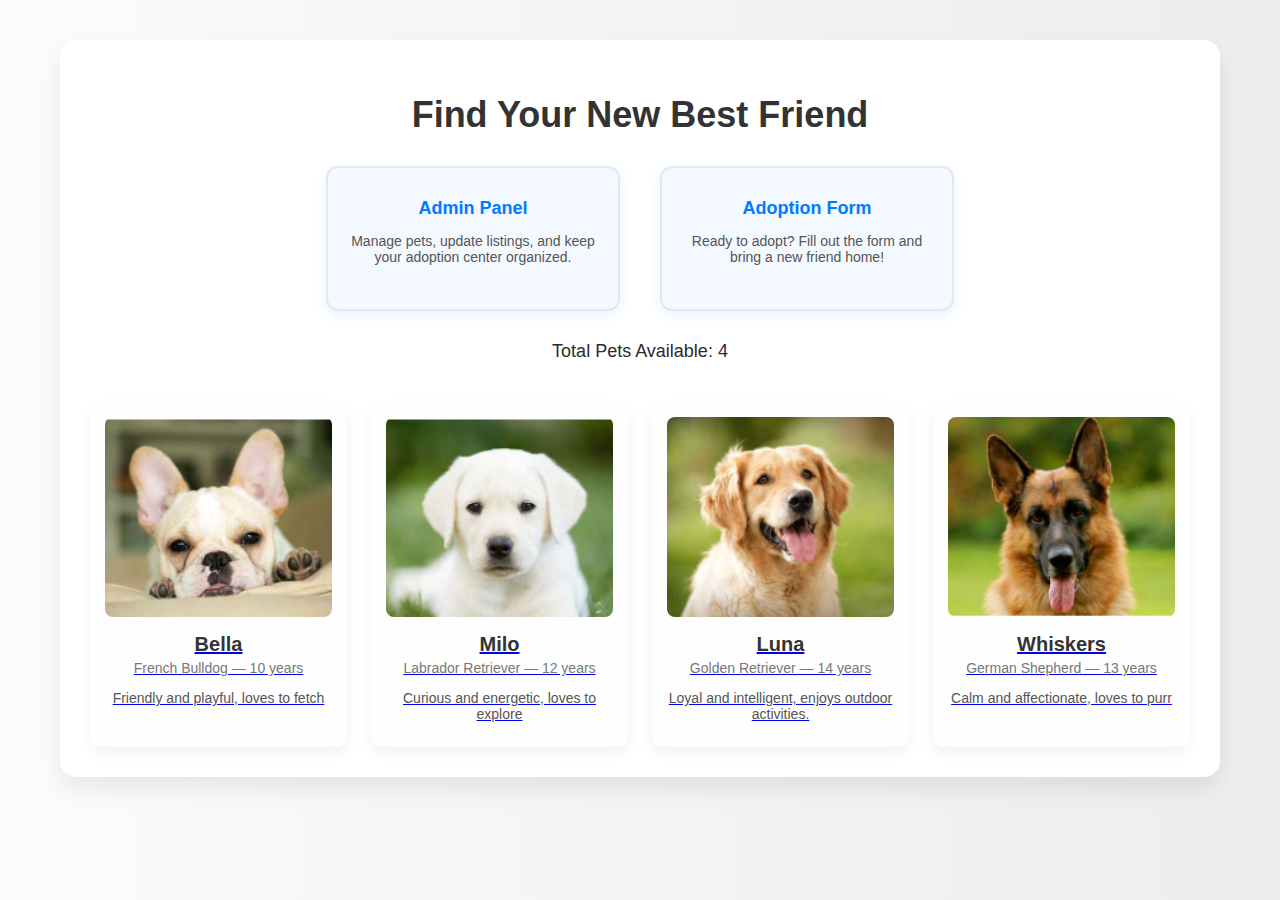
<file: index.html>
<!DOCTYPE html>
<html lang="en">
<head>
  <meta charset="UTF-8">
  <title>Find Your New Best Friend</title>
  <link rel="stylesheet" href="css/style.css">
  <style>
    body {
      font-family: 'Segoe UI', sans-serif;
      margin: 0;
      padding: 0;
      background: linear-gradient(to right, #fdfbfb, #ebedee);
    }

    .container {
      max-width: 1100px;
      margin: 40px auto;
      padding: 30px;
      background-color: #ffffff;
      border-radius: 16px;
      box-shadow: 0 12px 25px rgba(0, 0, 0, 0.08);
      text-align: center;
    }

    h1 {
      font-size: 36px;
      color: #333;
      margin-bottom: 20px;
    }

    .nav-panels {
      display: flex;
      justify-content: center;
      gap: 40px;
      margin: 30px 0;
      flex-wrap: wrap;
    }

    .panel-card {
      background: #f4f8ff;
      border: 2px solid #e1e8f0;
      border-radius: 12px;
      padding: 30px 20px;
      width: 250px;
      transition: 0.3s ease;
      box-shadow: 0 4px 12px rgba(0, 123, 255, 0.1);
    }

    .panel-card:hover {
      transform: translateY(-5px);
      box-shadow: 0 6px 20px rgba(0, 123, 255, 0.2);
    }

    .panel-card a {
      display: block;
      font-size: 18px;
      font-weight: bold;
      color: #007bff;
      text-decoration: none;
      margin-bottom: 10px;
    }

    .panel-card p {
      font-size: 14px;
      color: #555;
    }

    .total {
      font-size: 18px;
      margin-top: 10px;
      color: #2b2b2b;
      font-weight: 500;
    }

    .pet-grid {
      margin-top: 40px;
      display: grid;
      grid-template-columns: repeat(auto-fill, minmax(240px, 1fr));
      gap: 24px;
    }

    .pet-card {
      background-color: #fefefe;
      padding: 15px;
      border-radius: 10px;
      box-shadow: 0 6px 14px rgba(0, 0, 0, 0.05);
      text-align: center;
      transition: 0.3s ease;
    }

    .pet-card:hover {
      transform: translateY(-6px);
      box-shadow: 0 10px 24px rgba(0, 0, 0, 0.08);
    }

    .pet-card img {
      width: 100%;
      height: 200px;
      object-fit: cover;
      border-radius: 8px;
    }

    .pet-card h3 {
      margin-top: 12px;
      font-size: 20px;
      color: #333;
    }

    .pet-card .breed-age {
      font-size: 14px;
      color: #777;
      margin: 4px 0;
    }

    .pet-card p {
      font-size: 14px;
      color: #555;
      margin-bottom: 10px;
    }

    .pet-card button {
      padding: 10px 16px;
      border: none;
      background: linear-gradient(to right, #007bff, #0056b3);
      color: white;
      border-radius: 6px;
      font-size: 14px;
      cursor: pointer;
      transition: 0.3s ease;
    }

    .pet-card button:hover {
      background: linear-gradient(to right, #0056b3, #003e82);
    }
  </style>
</head>
<body>

  <div class="container">
    <h1>Find Your New Best Friend</h1>

    <!-- Navigation Cards -->
    <div class="nav-panels">
      <div class="panel-card">
        <a href="admin.html">Admin Panel</a>
        <p>Manage pets, update listings, and keep your adoption center organized.</p>
      </div>
      <div class="panel-card">
        <a href="adopt.html">Adoption Form</a>
        <p>Ready to adopt? Fill out the form and bring a new friend home!</p>
      </div>
    </div>

    <p class="total">Total Pets Available: 4</p>

    <div class="pet-grid" id="pet-list"></div>
  </div>

  <script src="js/main.js"></script>
</body>
</html>
</file>
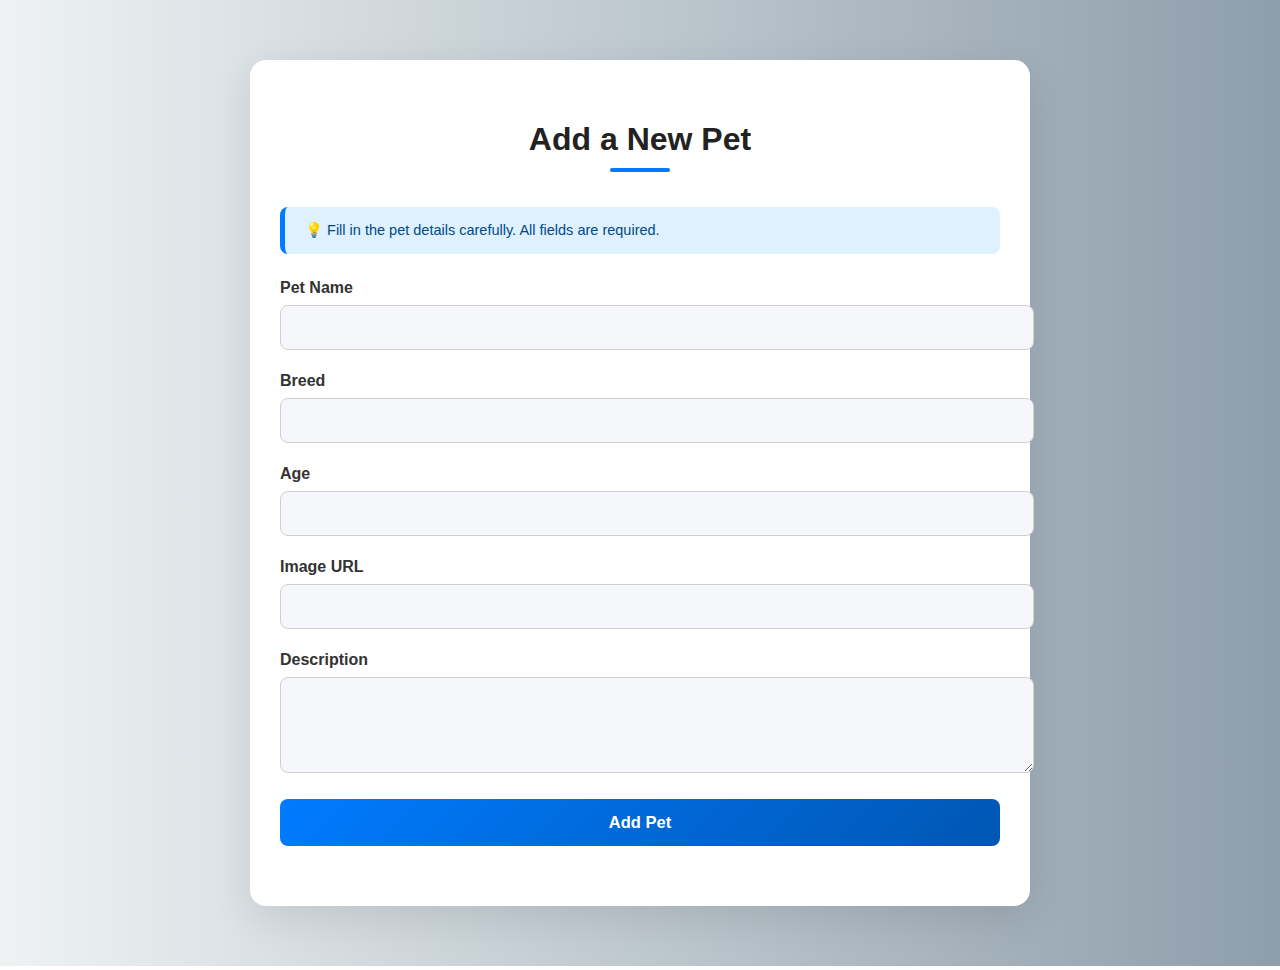
<file: admin.html>
<!DOCTYPE html>
<html lang="en">
<head>
  <meta charset="UTF-8">
  <title>Admin Panel - Add Pet</title>
  <link rel="stylesheet" href="css/admin.css">
</head>
<body>
  <div class="admin-container">
    <h1 class="admin-title">Add a New Pet</h1>

    <!-- Info Panel -->
    <div class="admin-info-box">
      💡 Fill in the pet details carefully. All fields are required.
    </div>

    <!-- Pet Form -->
    <form id="admin-form" class="admin-form">
      
      <div class="admin-form-group">
        <label for="name">Pet Name</label>
        <input type="text" id="name" required>
      </div>

      <div class="admin-form-group">
        <label for="breed">Breed</label>
        <input type="text" id="breed" required>
      </div>

      <div class="admin-form-group">
        <label for="age">Age</label>
        <input type="text" id="age" required>
      </div>

      <div class="admin-form-group">
        <label for="image">Image URL</label>
        <input type="text" id="image" required>
      </div>

      <div class="admin-form-group">
        <label for="description">Description</label>
        <textarea id="description" rows="4" required></textarea>
      </div>

      <button type="submit">Add Pet</button>
      <p id="admin-msg" class="success-msg"></p>
    </form>
  </div>

  <script>
    document.getElementById('admin-form').addEventListener('submit', function(e) {
      e.preventDefault();
      document.getElementById('admin-msg').textContent = "✅ Pet added successfully!";
      this.reset();
    });
  </script>
</body>
</html>
</file>
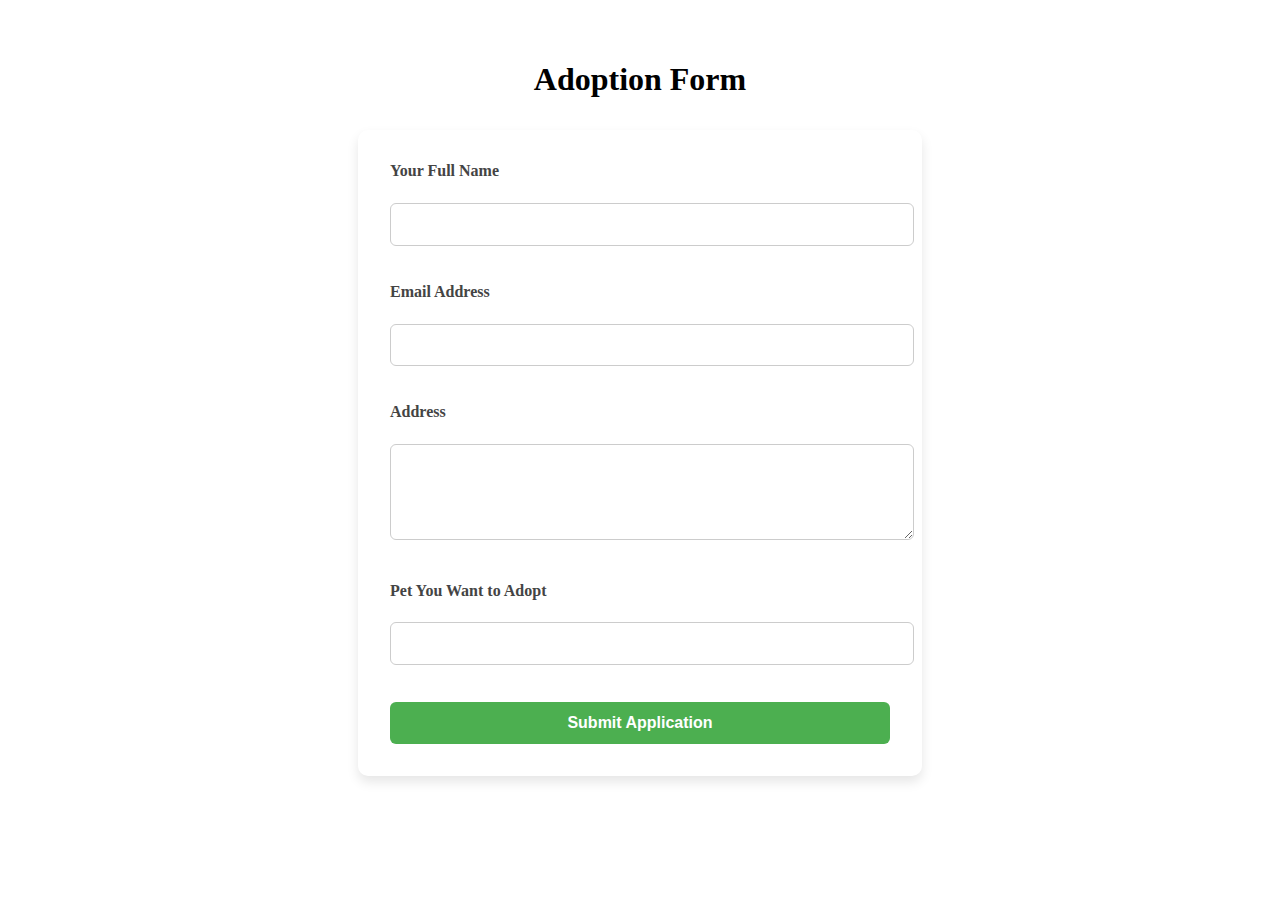
<file: adopt.html>
<!DOCTYPE html>
<html lang="en">
<head>
  <meta charset="UTF-8">
  <title>Adopt a Pet</title>
  <link rel="stylesheet" href="css/adopt.css">
</head>
<body>
  <div class="container">
    <h1>Adoption Form</h1>
    <form id="adoption-form">
      <label for="name">Your Full Name</label><br>
      <input type="text" id="name" name="name" required><br><br>

      <label for="email">Email Address</label><br>
      <input type="email" id="email" name="email" required><br><br>

      <label for="address">Address</label><br>
      <textarea id="address" name="address" rows="4" required></textarea><br><br>

      <label for="petName">Pet You Want to Adopt</label><br>
      <input type="text" id="petName" name="petName" required><br><br>

      <button type="submit">Submit Application</button>
    </form>

    <p id="success-msg" style="color: green;"></p>
  </div>

  <script>
    document.getElementById('adoption-form').addEventListener('submit', function(e) {
      e.preventDefault();
      document.getElementById('success-msg').textContent = "Your adoption request has been submitted!";
      this.reset();
    });
  </script>
</body>
</html>
</file>
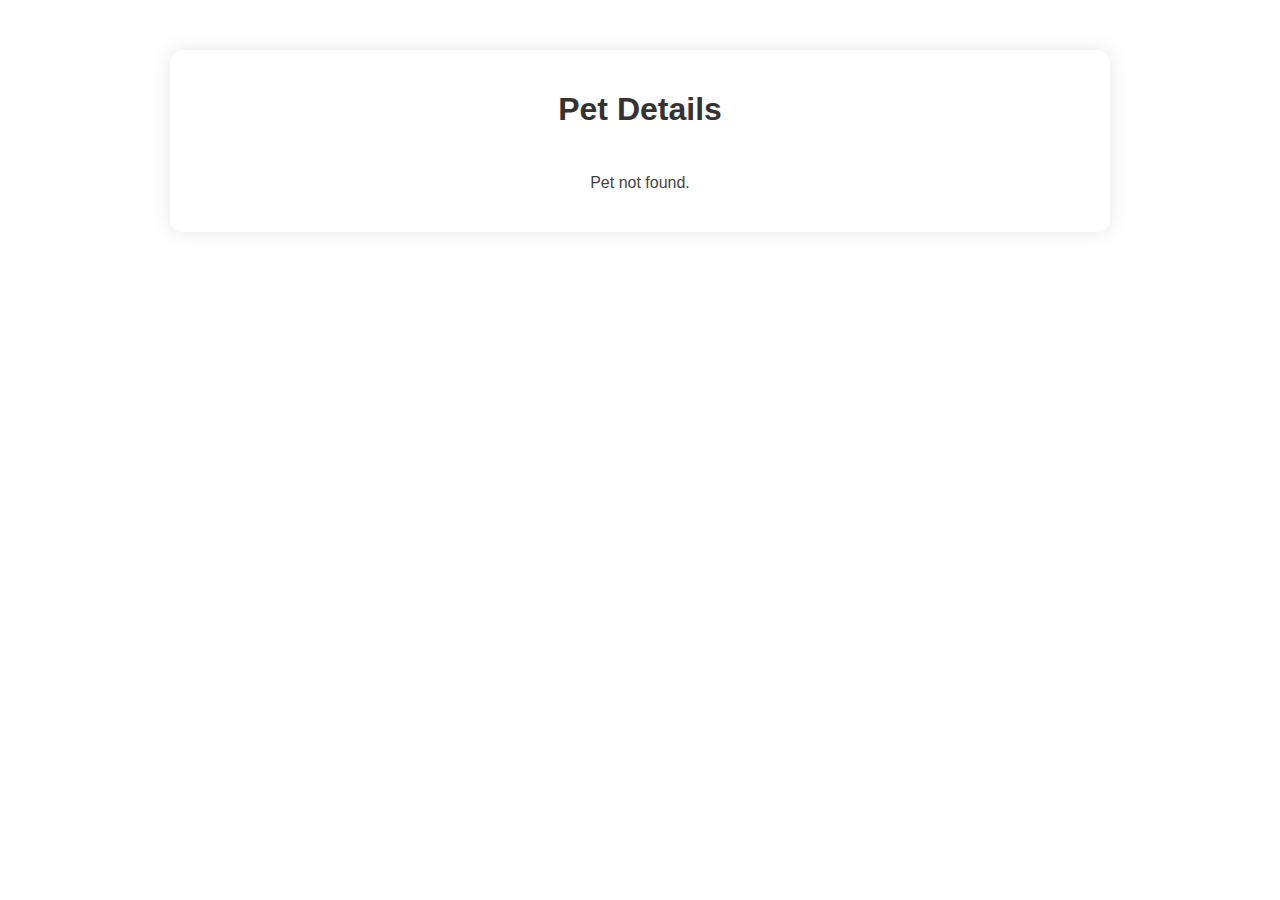
<file: pet-details.html>
<!DOCTYPE html>
<html lang="en">
<head>
  <meta charset="UTF-8">
  <title>Pet Details</title>
  <link rel="stylesheet" href="css/pet.css">
</head>
<body>
  <div class="container">
    <h1>Pet Details</h1>
    <div id="pet-detail" class="pet-card"></div>
    <a id="adopt-link" href="adopt.html" class="adopt-btn">Adopt This Pet</a>
  </div>

  <script>
    const params = new URLSearchParams(window.location.search);
    const id = params.get("id");

    const pets = [
      { id: "1", name: "Bella", breed: "French Bulldog", age: "10 years", image: "images/dog1.png", description: "Friendly and playful, loves to fetch" },
      { id: "2", name: "Milo", breed: "Labrador Retriever", age: "12 years", image: "images/dog2.png", description: "Curious and energetic, loves to explore" },
      { id: "3", name: "Luna", breed: "Golden Retriever", age: "14 years", image: "images/dog3.png", description: "Loyal and intelligent, enjoys outdoor activities." },
      { id: "4", name: "Whiskers", breed: "German Shepherd", age: "13 years", image: "images/dog4.png", description: "Calm and affectionate, loves to purr" }
    ];

    const pet = pets.find(p => p.id === id);
    const container = document.getElementById("pet-detail");

    if (pet) {
      container.innerHTML = `
        <img src="${pet.image}" alt="${pet.name}" />
        <h3>${pet.name}</h3>
        <div class="breed-age">${pet.breed} — ${pet.age}</div>
        <p>${pet.description}</p>
      `;

      // Link to adopt page with petName
      document.getElementById("adopt-link").href = `adopt.html?petName=${encodeURIComponent(pet.name)}`;
    } else {
      container.innerHTML = `<p>Pet not found.</p>`;
      document.getElementById("adopt-link").style.display = "none";
    }
  </script>
</body>
</html>
</file>
<file: css/style.css>
body {
  font-family: 'Segoe UI', sans-serif;
  margin: 0;
  padding: 0;
  background-color: #fff6ee;
}

.container {
  max-width: 1000px;
  margin: auto;
  padding: 2rem;
  text-align: center;
}

h1 {
  color: #222;
  font-size: 2.5rem;
}

.total {
  font-size: 1.2rem;
  margin-bottom: 2rem;
  color: #333;
}

.pet-grid {
  display: grid;
  grid-template-columns: repeat(auto-fit, minmax(250px, 1fr));
  gap: 25px;
}

.pet-card {
  background: #fff;
  border-radius: 12px;
  padding: 1rem;
  box-shadow: 0 4px 12px rgba(0,0,0,0.1);
  text-align: left;
}

.pet-card img {
  width: 100%;
  height: 200px;
  object-fit: cover;
  border-radius: 8px;
}

.pet-card h3 {
  margin: 0.5rem 0 0;
  font-size: 1.2rem;
}

.pet-card .breed-age {
  color: #666;
  font-size: 0.95rem;
  margin-bottom: 0.5rem;
}

.pet-card p {
  color: #444;
  margin-bottom: 1rem;
  font-size: 0.95rem;
}

.pet-card button {
  background-color: #ff5c2e;
  color: white;
  padding: 0.6rem 1.2rem;
  border: none;
  border-radius: 8px;
  cursor: pointer;
  font-weight: bold;
  transition: 0.2s;
}

.pet-card button:hover {
  background-color: #e14c1f;
}
</file>
<file: css/admin.css>
/* Admin Panel Layout and Styling */

body {
  background: linear-gradient(to right, #eef2f3, #8e9eab);
  font-family: 'Segoe UI', sans-serif;
  margin: 0;
  padding: 0;
}

/* Main Container */
.admin-container {
  max-width: 720px;
  margin: 60px auto;
  padding: 40px 30px;
  background-color: #ffffff;
  border-radius: 16px;
  box-shadow: 0 12px 40px rgba(0, 0, 0, 0.1);
  transition: all 0.4s ease;
  position: relative;
}

/* Title */
.admin-title {
  text-align: center;
  color: #222;
  font-size: 32px;
  font-weight: 700;
  margin-bottom: 35px;
  position: relative;
}

.admin-title::after {
  content: '';
  width: 60px;
  height: 4px;
  background-color: #007bff;
  display: block;
  margin: 10px auto 0;
  border-radius: 2px;
}

/* Info Panel */
.admin-info-box {
  background-color: #dff0ff;
  border-left: 5px solid #007bff;
  padding: 15px 20px;
  border-radius: 8px;
  font-size: 14.5px;
  color: #004a88;
  margin-bottom: 25px;
}

/* Form Group */
.admin-form-group {
  margin-bottom: 22px;
}

/* Labels */
.admin-form label {
  display: block;
  margin-bottom: 8px;
  font-weight: 600;
  color: #333;
}

/* Input Fields */
.admin-form input,
.admin-form textarea {
  width: 100%;
  padding: 13px 16px;
  font-size: 15px;
  background-color: #f5f7fa;
  border: 1.6px solid #d0d0d0;
  border-radius: 8px;
  transition: 0.3s ease;
}

.admin-form input:focus,
.admin-form textarea:focus {
  border-color: #007bff;
  background-color: #fff;
  outline: none;
  box-shadow: 0 0 0 4px rgba(0, 123, 255, 0.1);
}

/* Submit Button */
.admin-form button {
  display: inline-flex;
  align-items: center;
  justify-content: center;
  gap: 8px;
  width: 100%;
  padding: 14px;
  background: linear-gradient(135deg, #007bff, #0056b3);
  border: none;
  border-radius: 8px;
  font-size: 16.5px;
  color: #fff;
  font-weight: 600;
  cursor: pointer;
  transition: all 0.3s ease;
}

.admin-form button:hover {
  background: linear-gradient(135deg, #0056b3, #003e82);
  transform: scale(1.02);
}

/* Success Message */
.success-msg {
  margin-top: 20px;
  color: #28a745;
  font-weight: 600;
  font-size: 15px;
  text-align: center;
  animation: fadeIn 0.6s ease-in-out;
}

@keyframes fadeIn {
  from {
    opacity: 0;
    transform: translateY(-5px);
  }
  to {
    opacity: 1;
    transform: translateY(0);
  }
}

/* Optional Sidebar */
.admin-sidebar {
  position: absolute;
  top: 0;
  left: 0;
  width: 180px;
  height: 100%;
  background-color: #343a40;
  color: white;
  padding: 20px;
  display: none;
}

/* Responsive Layout */
@media (max-width: 768px) {
  .admin-container {
    margin: 30px 20px;
    padding: 30px 20px;
  }

  .admin-title {
    font-size: 26px;
  }
}
</file>
<file: css/adopt.css>
/* ---------- Adoption Form Styles ---------- */

form {
  max-width: 500px;
  margin: 2rem auto;
  background-color: #ffffff;
  padding: 2rem;
  border-radius: 10px;
  box-shadow: 0 6px 12px rgba(0, 0, 0, 0.1);
  text-align: left;
}

form label {
  display: block;
  margin-bottom: 0.3rem;
  font-weight: bold;
  color: #444;
}

form input,
form textarea {
  width: 100%;
  padding: 0.7rem;
  margin-bottom: 1.2rem;
  border: 1px solid #ccc;
  border-radius: 6px;
  font-size: 1rem;
  font-family: inherit;
}

form input:focus,
form textarea:focus {
  border-color: #4caf50;
  outline: none;
}

form button {
  width: 100%;
  padding: 0.75rem;
  background-color: #4caf50;
  border: none;
  border-radius: 6px;
  color: white;
  font-size: 1rem;
  font-weight: bold;
  cursor: pointer;
  transition: background 0.2s ease;
}

form button:hover {
  background-color: #388e3c;
}

#success-msg {
  text-align: center;
  margin-top: 1rem;
  font-size: 1.1rem;
  color: green;
}


.container {
  max-width: 1000px;
  margin: auto;
  padding: 2rem;
  text-align: center;
}
</file>
<file: css/pet.css>
/* Pet Details Page */

.container {
  max-width: 900px;
  margin: 50px auto;
  padding: 20px;
  background-color: #fff;
  box-shadow: 0 0 20px rgba(0,0,0,0.1);
  border-radius: 12px;
  font-family: 'Segoe UI', sans-serif;
}

h1 {
  text-align: center;
  color: #333;
  margin-bottom: 30px;
}

.pet-card {
  display: flex;
  flex-direction: column;
  align-items: center;
  text-align: center;
}

.pet-card img {
  width: 250px;
  height: 250px;
  object-fit: cover;
  border-radius: 10px;
  margin-bottom: 20px;
  box-shadow: 0 4px 12px rgba(0,0,0,0.2);
}

.pet-card h3 {
  font-size: 28px;
  margin: 10px 0 5px;
  color: #222;
}

.breed-age {
  font-size: 18px;
  color: #777;
  margin-bottom: 15px;
}

.pet-card p {
  font-size: 16px;
  color: #444;
  margin-bottom: 20px;
}

.adopt-btn {
  display: inline-block;
  padding: 12px 24px;
  background-color: #28a745;
  color: white;
  text-decoration: none;
  border-radius: 6px;
  font-size: 16px;
  transition: background 0.3s ease;
}

.adopt-btn:hover {
  background-color: #218838;
}
</file>
